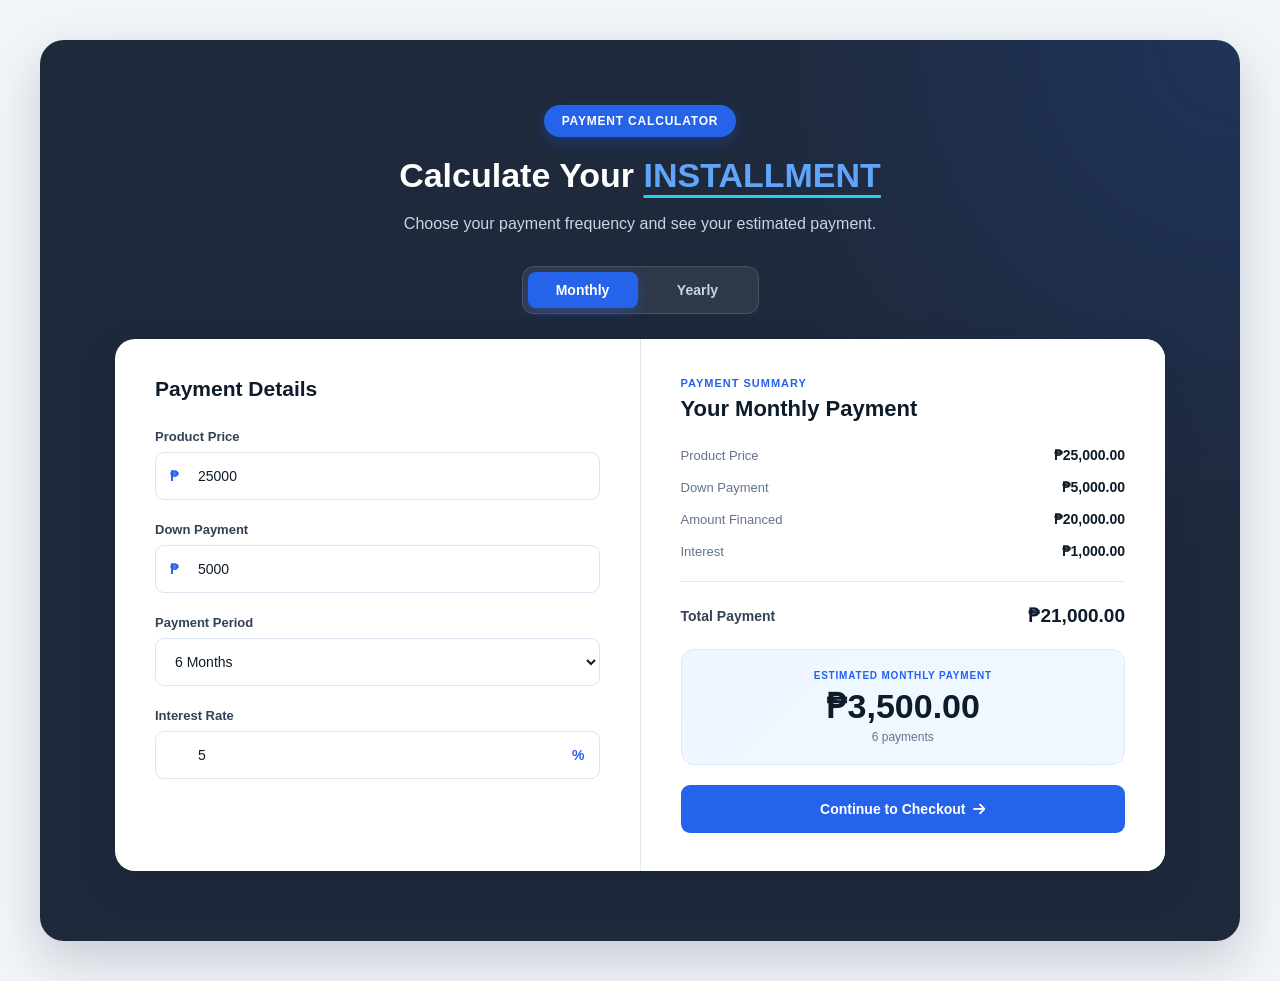
<file: DyTech Project/installment.html>
<!doctype html>
<html lang="en">
  <head>
    <meta charset="UTF-8" />
    <meta name="viewport" content="width=device-width, initial-scale=1.0" />
    <title>Installment and Payment Plan | Dy-Tech Store</title>
    <link rel="stylesheet" href="installment.css" />
    <link
      rel="stylesheet"
      href="https://cdnjs.cloudflare.com/ajax/libs/font-awesome/6.5.2/css/all.min.css"
    />
  </head>
  <body>
    <section class="payment-calculator">
      <!-- Header -->
      <div class="calculator-header">
        <div class="calculator-badge">
          <span>PAYMENT CALCULATOR</span>
          <h2>Calculate Your <strong>Installment</strong></h2>
          <p>Choose your payment frequency and see your estimated payment.</p>
        </div>
      </div>

      <!-- Monthly / Yearly -->
      <div class="calculator-tabs">
        <button class="Btn-active">Monthly</button>
        <button class="Btn">Yearly</button>
      </div>

      <!-- ONE GROUP / CONTAINER -->
      <div class="calculator-box">
        <!-- LEFT COLUMN -->
        <div class="calculator-inputs">
          <h3>Payment Details</h3>

          <!-- Product Price -->
          <div class="form-group">
            <label>Product Price</label>

            <div class="input-wrapper">
              <span>₱</span>
              <input type="number" value="25000" />
            </div>
          </div>

          <!-- Down Payment -->
          <div class="form-group">
            <label>Down Payment</label>

            <div class="input-wrapper">
              <span>₱</span>
              <input type="number" value="5000" />
            </div>
          </div>

          <!-- Payment Period -->
          <div class="form-group">
            <label>Payment Period</label>

            <select>
              <option>3 Months</option>
              <option selected>6 Months</option>
              <option>12 Months</option>
            </select>
          </div>

          <!-- Interest -->
          <div class="form-group">
            <label>Interest Rate</label>

            <div class="input-wrapper">
              <input type="number" value="5" />
              <span>%</span>
            </div>
          </div>
        </div>

        <!-- VERTICAL DIVIDER -->
        <div class="calculator-divider"></div>

        <!-- RIGHT COLUMN -->
        <div class="calculator-result">
          <span class="result-label"> PAYMENT SUMMARY </span>

          <h3>Your Monthly Payment</h3>

          <div class="payment-details">
            <div class="detail-row">
              <span>Product Price</span>
              <strong>₱25,000</strong>
            </div>

            <div class="detail-row">
              <span>Down Payment</span>
              <strong>₱5,000</strong>
            </div>

            <div class="detail-row">
              <span>Amount Financed</span>
              <strong>₱20,000</strong>
            </div>

            <div class="detail-row">
              <span>Interest</span>
              <strong>₱1,000</strong>
            </div>
          </div>

          <div class="result-divider"></div>

          <div class="total-row">
            <span>Total Payment</span>
            <strong>₱21,000</strong>
          </div>

          <!-- MAIN PAYMENT -->
          <div class="main-payment">
            <span>ESTIMATED MONTHLY PAYMENT</span>

            <strong>₱3,500</strong>

            <small>6 payments</small>
          </div>

          <button class="calculator-button">
            Continue to Checkout
            <i class="fa-solid fa-arrow-right"></i>
          </button>
        </div>
      </div>
    </section>

    <script src="installment.js"></script>
  </body>
</html>
</file>
<file: DyTech Project/installment.css>
* {
    margin: 0;
    padding: 0;
    box-sizing: border-box;
}

body {
    min-height: 100vh;
    padding: 40px 20px;
    font-family: Arial, Helvetica, sans-serif;
    background: #f1f5f9;
    color: #0d1b2a;
}


/*--------------------------------------------------
 Main Calculator Header
=-------------------------------------------------== */

.payment-calculator {
    width: 100%;
    max-width: 1200px;
    margin: 0 auto;
    padding: 65px 50px 70px;

    background:
        radial-gradient(
            circle at top right,
            rgba(37, 99, 235, 0.18),
            transparent 35%
        ),
        #1e293b;

    border-radius: 24px;

    box-shadow:
        0 20px 50px rgba(15, 23, 42, 0.18);

    overflow: hidden;
}


/* ==------------------------------------------------
   Calculatpr Header
--------------------------------------------------------- */

.calculator-header {
    text-align: center;
    margin-bottom: 25px;
}

.calculator-badge {
    display: flex;
    flex-direction: column;
    align-items: center;
}

.calculator-badge > span {
    display: inline-block;

    padding: 9px 18px;

    background: #2563eb;
    color: #ffffff;

    border-radius: 50px;

    font-size: 12px;
    font-weight: 700;
    letter-spacing: 0.8px;

    margin-bottom: 18px;

    box-shadow: 0 5px 15px rgba(37, 99, 235, 0.3);
}

.calculator-header h2 {
    margin: 0;

    color: #ffffff;

    font-size: 34px;
    line-height: 1.2;
    font-weight: 700;
}

.calculator-header h2 strong {
    color: #60a5fa;

    font-weight: 800;

    text-transform: uppercase;

    text-decoration: underline;
    text-decoration-color: #22d3ee;
    text-decoration-thickness: 3px;
    text-underline-offset: 8px;
}

.calculator-header p {
    max-width: 650px;

    margin: 15px auto 0;

    color: #cbd5e1;

    font-size: 16px;
    line-height: 1.6;
}


/* --------------------------------------------------------
   Monthly / Yearly
-------------------------------------------*/
.calculator-tabs {
    width: fit-content;

    display: flex;
    align-items: center;
    justify-content: center;

    gap: 5px;

    margin: 30px auto 25px;

    padding: 5px;

    background: rgba(255, 255, 255, 0.08);

    border: 1px solid rgba(255, 255, 255, 0.12);

    border-radius: 12px;

    backdrop-filter: blur(10px);
}

.calculator-tabs button {
    min-width: 110px;

    padding: 10px 22px;

    border: none;
    border-radius: 8px;

    font-size: 14px;
    font-weight: 600;

    cursor: pointer;

    transition:
        background 0.25s ease,
        color 0.25s ease,
        transform 0.25s ease;
}

.calculator-tabs .Btn-active {
    background: #2563eb;
    color: #ffffff;

    box-shadow:
        0 4px 12px rgba(37, 99, 235, 0.35);
}

.calculator-tabs .Btn {
    background: transparent;
    color: #cbd5e1;
}

.calculator-tabs .Btn:hover {
    background: rgba(255, 255, 255, 0.1);
    color: #ffffff;
}

.calculator-tabs .Btn-active:hover {
    background: #1d4ed8;
}


/* ----------------------------------------------
  Main Calculator Box
=------------------------------------------------------ */

.calculator-box {
    width: 100%;
    max-width: 1050px;

    margin: 0 auto;

    display: grid;

    grid-template-columns: 1fr 1px 1fr;

    background: #ffffff;

    border-radius: 20px;

    overflow: hidden;

    box-shadow:
        0 15px 40px rgba(15, 23, 42, 0.15);
}


/*--------------------------------------------------
   LEFT SIDE
=----------------------------------------------------- */

.calculator-inputs {
    padding: 38px 40px;
}

.calculator-inputs h3 {
    margin-bottom: 28px;

    color: #0d1b2a;

    font-size: 21px;
    font-weight: 700;
}


/* ============================================================
   FORM GROUP
============================================================ */

.form-group {
    margin-bottom: 22px;
}

.form-group:last-child {
    margin-bottom: 0;
}

.form-group label {
    display: block;

    margin-bottom: 8px;

    color: #334155;

    font-size: 13px;
    font-weight: 600;
}


/* ============================================================
   INPUT WRAPPER
============================================================ */

.input-wrapper {
    position: relative;

    display: flex;
    align-items: center;
}

.input-wrapper > span {
    position: absolute;

    color: #2563eb;

    font-size: 14px;
    font-weight: 700;

    pointer-events: none;
}

.input-wrapper > span:first-child {
    left: 15px;
}

.input-wrapper > span:last-child {
    right: 15px;
}


/* ============================================================
   INPUT
============================================================ */

.input-wrapper input {
    width: 100%;
    height: 48px;

    padding: 0 42px;

    border: 1px solid #dbe4f0;

    border-radius: 9px;

    outline: none;

    background: #ffffff;

    color: #0d1b2a;

    font-size: 14px;

    transition:
        border-color 0.2s ease,
        box-shadow 0.2s ease;
}

.input-wrapper input:focus {
    border-color: #2563eb;

    box-shadow:
        0 0 0 3px rgba(37, 99, 235, 0.1);
}


/* ============================================================
   SELECT
============================================================ */

.form-group select {
    width: 100%;
    height: 48px;

    padding: 0 15px;

    border: 1px solid #dbe4f0;

    border-radius: 9px;

    outline: none;

    background: #ffffff;

    color: #0d1b2a;

    font-size: 14px;

    cursor: pointer;

    transition:
        border-color 0.2s ease,
        box-shadow 0.2s ease;
}

.form-group select:focus {
    border-color: #2563eb;

    box-shadow:
        0 0 0 3px rgba(37, 99, 235, 0.1);
}


/* ============================================================
   VERTICAL DIVIDER
============================================================ */

.calculator-divider {
    width: 1px;

    background: #e2e8f0;
}


/* ============================================================
   RIGHT SIDE
============================================================ */

.calculator-result {
    padding: 38px 40px;

    background: #ffffff;
}


/* ============================================================
   RESULT LABEL
============================================================ */

.result-label {
    display: block;

    margin-bottom: 7px;

    color: #2563eb;

    font-size: 11px;
    font-weight: 800;

    letter-spacing: 1px;
}


/* ============================================================
   RESULT TITLE
============================================================ */

.calculator-result h3 {
    margin-bottom: 25px;

    color: #0d1b2a;

    font-size: 22px;
    font-weight: 700;
}


/*----------------------------------------------------------
   PAYMENT DETAILS
==----------------------------------= */

.payment-details {
    display: flex;
    flex-direction: column;

    gap: 16px;
}

.detail-row {
    display: flex;

    justify-content: space-between;
    align-items: center;

    gap: 20px;
}

.detail-row span {
    color: #64748b;

    font-size: 13px;
}

.detail-row strong {
    color: #0d1b2a;

    font-size: 14px;
    font-weight: 700;
}


/* --------------------------------------------------------------
   RESULT DIVIDER
================------------------------------------ */

.result-divider {
    width: 100%;
    height: 1px;

    margin: 22px 0;

    background: #e2e8f0;
}


/*===--------------------------------------------
   Total
---------------------------------------------------= */

.total-row {
    display: flex;

    justify-content: space-between;
    align-items: center;
}

.total-row span {
    color: #334155;

    font-size: 14px;
    font-weight: 600;
}

.total-row strong {
    color: #0d1b2a;

    font-size: 19px;
    font-weight: 800;
}


/*--------------------------------------------------------
   Main Payment
--------------------------------------------------- */

.main-payment {
    margin-top: 22px;

    padding: 20px;

    text-align: center;

    background:
        linear-gradient(
            135deg,
            #eff6ff,
            #f0f9ff
        );

    border: 1px solid #dbeafe;

    border-radius: 13px;
}

.main-payment span {
    display: block;

    color: #2563eb;

    font-size: 10px;
    font-weight: 800;

    letter-spacing: 0.8px;
}

.main-payment strong {
    display: block;

    margin-top: 5px;

    color: #0d1b2a;

    font-size: 34px;
    font-weight: 800;
}

.main-payment small {
    display: block;

    margin-top: 4px;

    color: #64748b;

    font-size: 12px;
}


/* ============================================================
   CHECKOUT BUTTON
============================================================ */

.calculator-button {
    width: 100%;
    height: 48px;

    display: flex;

    justify-content: center;
    align-items: center;

    gap: 8px;

    margin-top: 20px;

    border: none;

    border-radius: 9px;

    background: #2563eb;

    color: #ffffff;

    font-size: 14px;
    font-weight: 700;

    cursor: pointer;

    transition:
        background 0.25s ease,
        transform 0.25s ease,
        box-shadow 0.25s ease;
}

.calculator-button:hover {
    background: #1d4ed8;

    transform: translateY(-2px);

    box-shadow:
        0 8px 18px rgba(37, 99, 235, 0.25);
}

.calculator-button:active {
    transform: translateY(0);
}


/* ============================================================
   RESPONSIVE — TABLET
============================================================ */

@media (max-width: 900px) {

    .payment-calculator {
        padding: 50px 25px 55px;
    }

    .calculator-box {
        grid-template-columns: 1fr;
    }

    .calculator-divider {
        width: 100%;
        height: 1px;
    }

    .calculator-inputs,
    .calculator-result {
        padding: 32px;
    }
}


/* ============================================================
   RESPONSIVE — MOBILE
============================================================ */

@media (max-width: 600px) {

    body {
        padding: 20px 10px;
    }

    .payment-calculator {
        padding: 40px 15px 45px;

        border-radius: 18px;
    }

    .calculator-header h2 {
        font-size: 27px;
    }

    .calculator-header p {
        font-size: 14px;
    }

    .calculator-tabs {
        width: 100%;
    }

    .calculator-tabs button {
        flex: 1;

        min-width: 0;

        padding: 10px 15px;
    }

    .calculator-inputs,
    .calculator-result {
        padding: 25px 20px;
    }

    .calculator-inputs h3 {
        font-size: 19px;
    }

    .calculator-result h3 {
        font-size: 20px;
    }

    .main-payment strong {
        font-size: 29px;
    }

    .detail-row span,
    .detail-row strong {
        font-size: 13px;
    }
}


/* ============================================================
   VERY SMALL PHONES
============================================================ */

@media (max-width: 380px) {

    .calculator-header h2 {
        font-size: 24px;
    }

    .calculator-tabs button {
        font-size: 13px;
        padding: 9px 10px;
    }

    .calculator-inputs,
    .calculator-result {
        padding: 22px 16px;
    }

    .main-payment {
        padding: 17px 10px;
    }

    .main-payment strong {
        font-size: 26px;
    }
}
</file>
